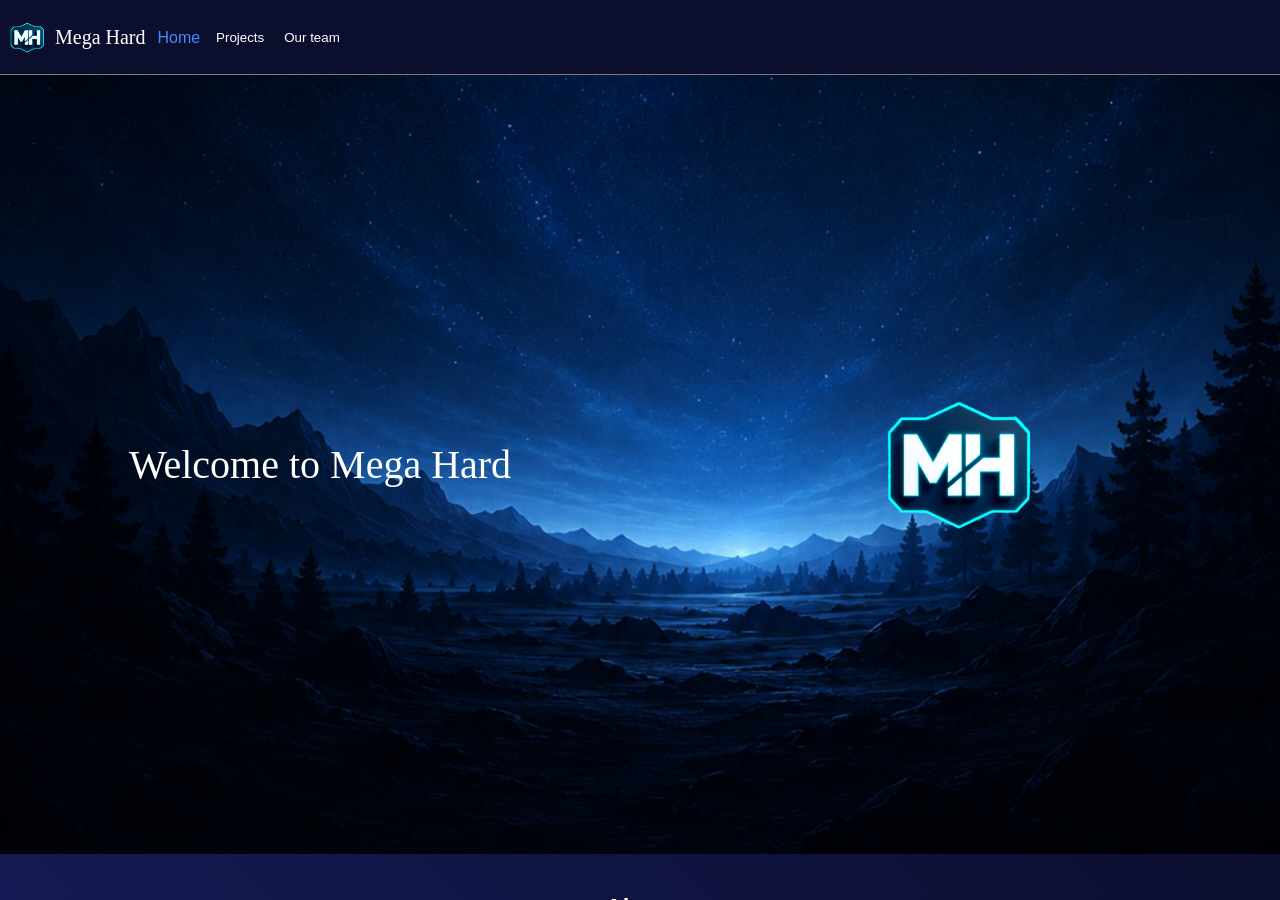
<file: index.html>
<!DOCTYPE html>
<html lang = "en">
    
    <!-- HEAD -->
    <head>
        
        <!-- Meta Data -->
        <meta chatset = "utf-8">
        <meta name = "viewport" content = "width = device-width, initial-scale = 1.0">
        
        <!-- Title -->
        <title>
            Mega Hard
        </title>
        
        <!-- CSS | Stylesheet -->
        <link rel = "stylesheet" href = "StyleSheets/Functions/config.css">
        <link rel = "stylesheet" href = "StyleSheets/Main/index.css">
        
        <!-- Script -->
        <script src = "Scripts/Main/index.js" defer></script>
        
        <!-- Google tag (gtag.js) -->
        <script async src="https://www.googletagmanager.com/gtag/js?id=G-VPERBMP5BG"></script>
        <script>
            window.dataLayer = window.dataLayer || [];
            function gtag(){dataLayer.push(arguments);}
            gtag('js', new Date());

            gtag('config', 'G-VPERBMP5BG');
        </script>
    </head>
    
    <!-- BODY -->
    <body>
        
        <!-- Panel -->
        <div id = "panel">
            
            <!-- Intro Area -->
            <div id = "intro">
                
                <!-- Logo-->
                <img src = "Assets/Icon-64.png" id = "logo">
                
                <!-- Text -->
                <div id = "name">Mega Hard</div>
            </div>
            
            <!-- Tabs -->
            <div id = "tabs"></div>
        </div>
        
        <!-- I-frame -->
        <iframe src = "home.html" id = "page"></iframe>
    </body>
</html>
</file>
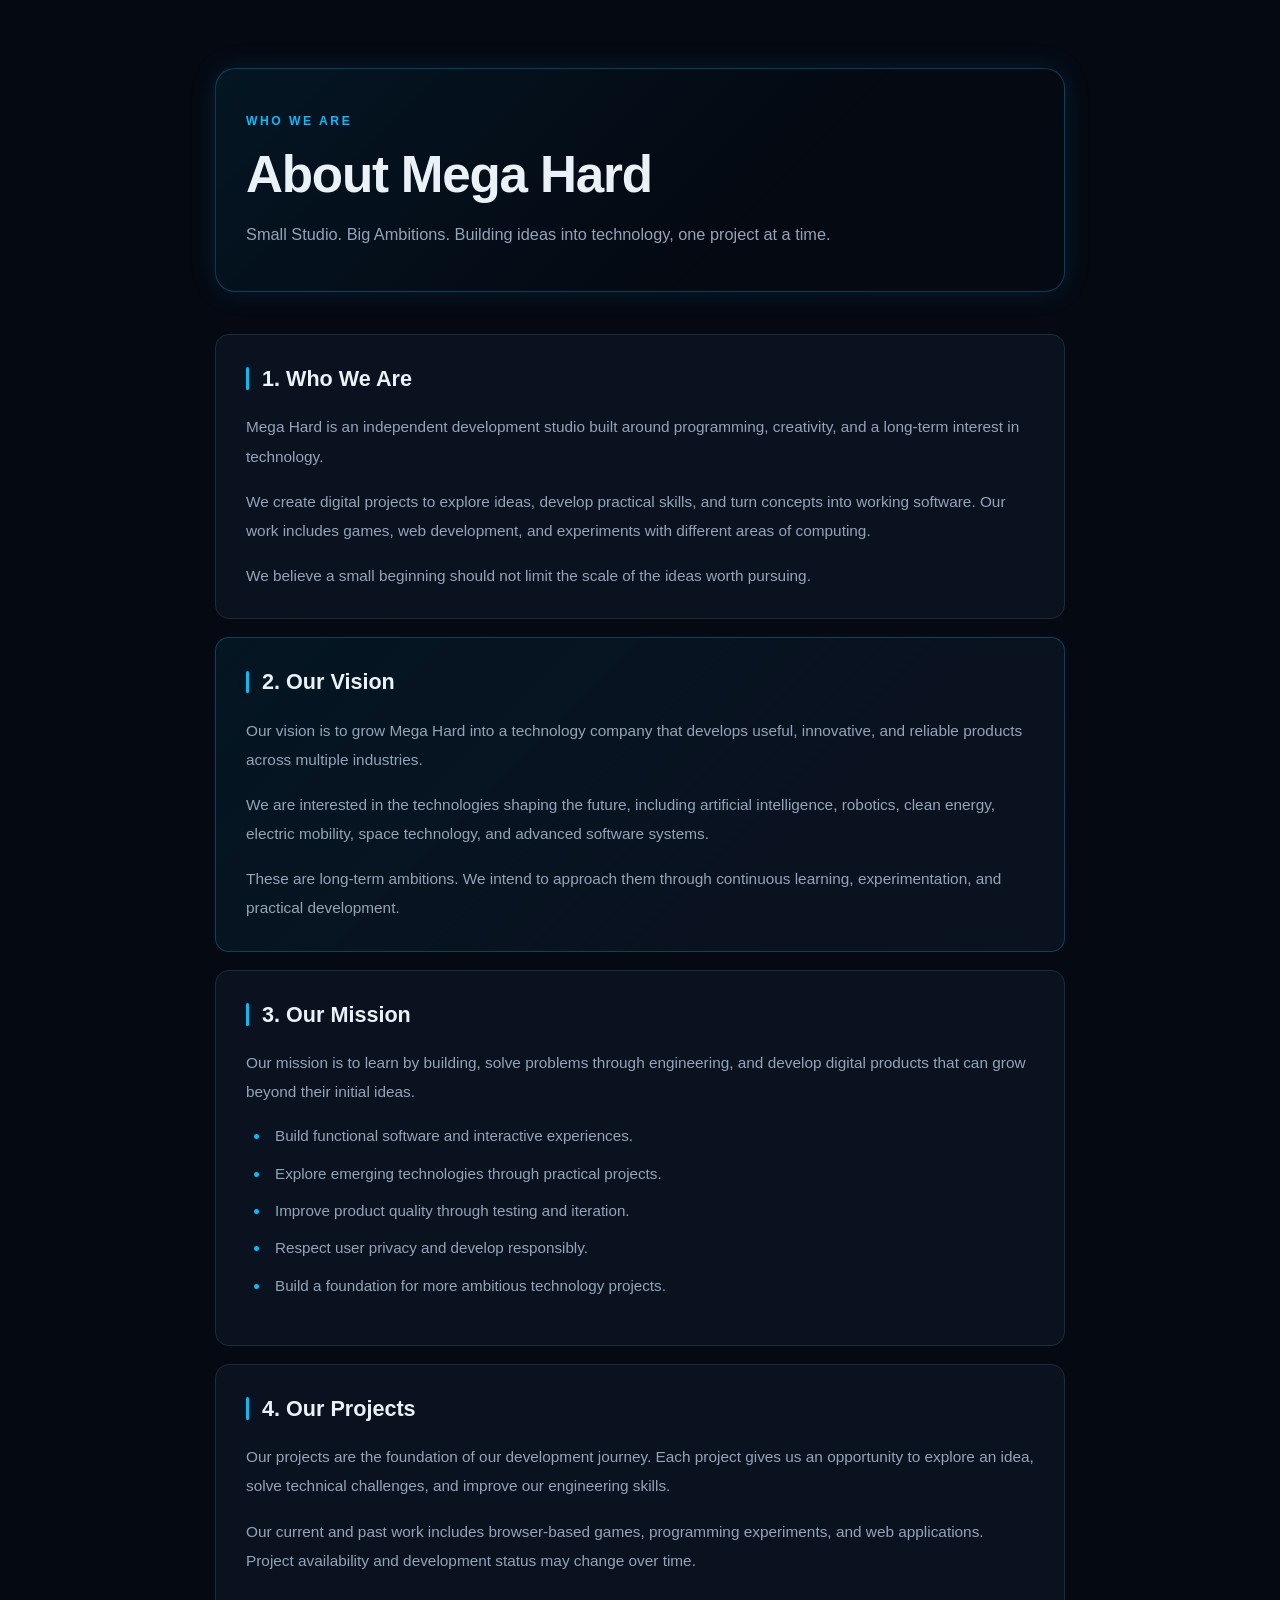
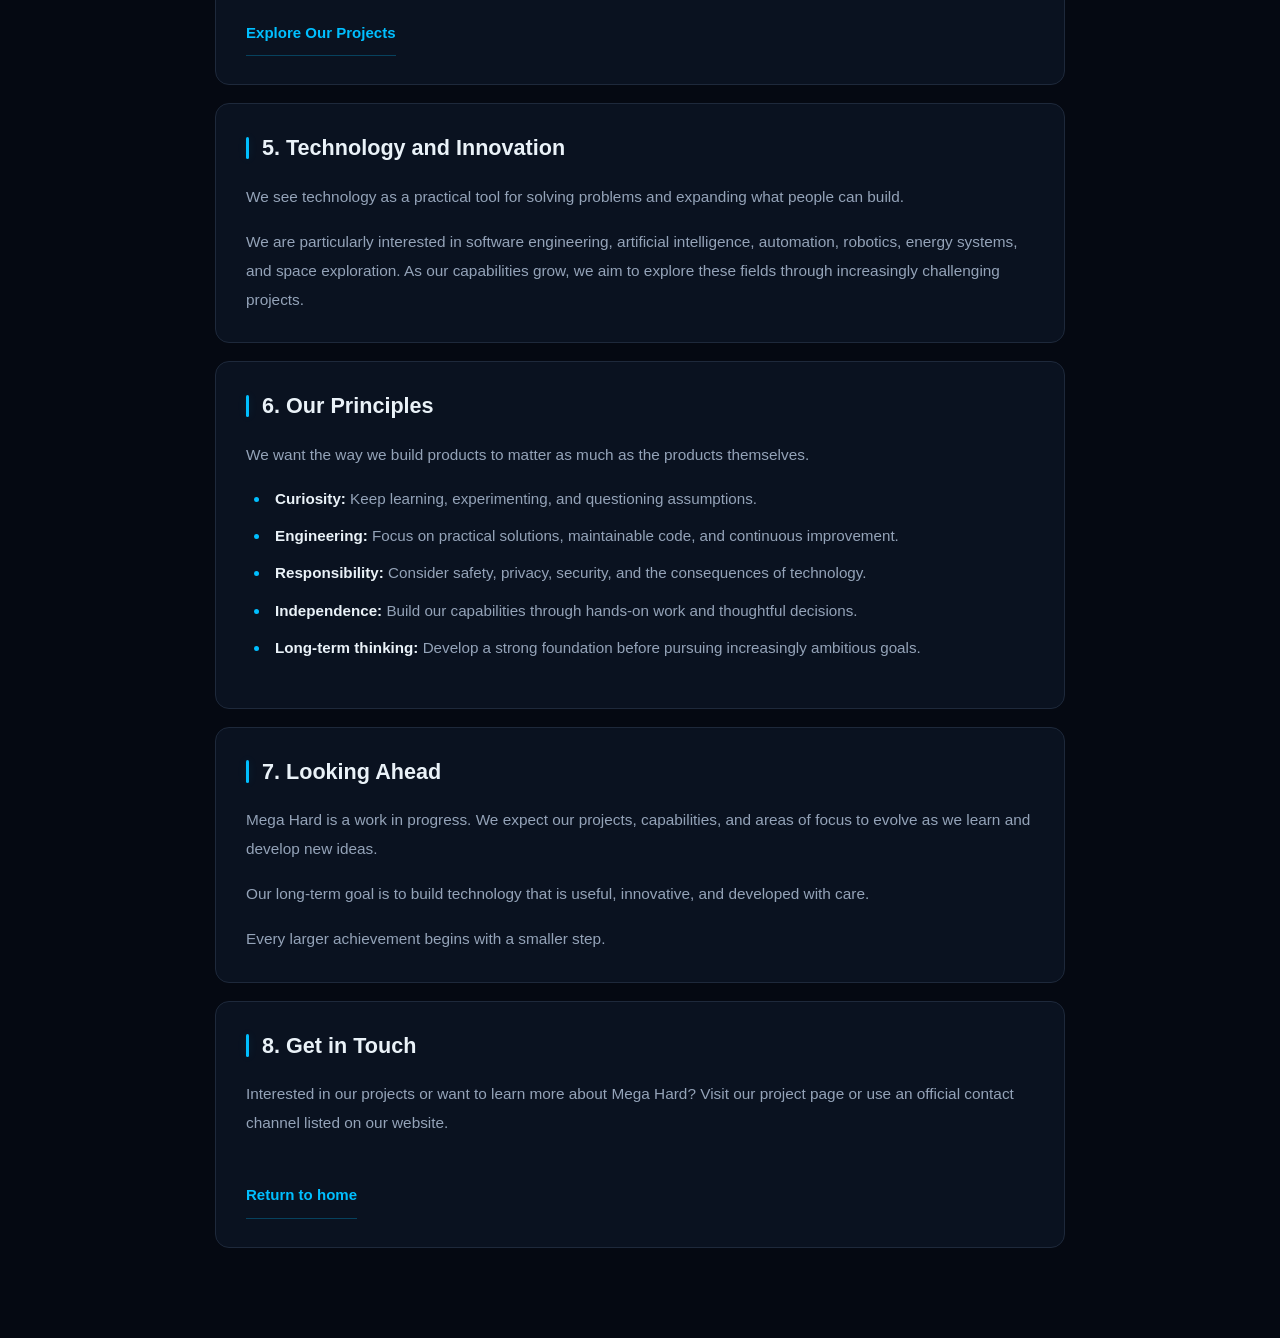
<file: about.html>
<!DOCTYPE html>
<html lang="en">

    <!-- HEAD -->
    <head>

        <!-- Meta Data -->
        <meta charset="UTF-8">
        <meta name="viewport" content="width=device-width, initial-scale=1.0">
        <meta name="description" content="Discover Mega Hard, an independent development studio building software, games, and technology projects with ambitious long-term goals.">

        <!-- Title -->
        <title>Mega Hard | About Us</title>

        <!-- Stylesheet -->
        <link rel="stylesheet" href="StyleSheets/Main/legal.css">
        
        <!-- Google tag (gtag.js) -->
        <script async src="https://www.googletagmanager.com/gtag/js?id=G-VPERBMP5BG"></script>
        <script>
            window.dataLayer = window.dataLayer || [];
            function gtag(){dataLayer.push(arguments);}
            gtag('js', new Date());

            gtag('config', 'G-VPERBMP5BG');
        </script>
    </head>

    <!-- BODY -->
    <body class="legal-page about-page">

        <!-- MAIN CONTENT -->
        <main class="legal-main">

            <!-- PAGE INTRODUCTION -->
            <section class="page-intro">

                <p class="page-label">WHO WE ARE</p>

                <h1>About Mega Hard</h1>

                <p class="page-description">
                    Small Studio. Big Ambitions.
                    Building ideas into technology, one project at a time.
                </p>

            </section>


            <!-- ABOUT CONTENT -->
            <article class="legal-content">

                <!-- SECTION 1 -->
                <section class="legal-section" id="introduction">

                    <h2>1. Who We Are</h2>

                    <p>
                        Mega Hard is an independent development
                        studio built around programming,
                        creativity, and a long-term interest
                        in technology.
                    </p>

                    <p>
                        We create digital projects to explore
                        ideas, develop practical skills, and
                        turn concepts into working software.
                        Our work includes games, web development,
                        and experiments with different areas
                        of computing.
                    </p>

                    <p>
                        We believe a small beginning should
                        not limit the scale of the ideas
                        worth pursuing.
                    </p>

                </section>


                <!-- SECTION 2 -->
                <section class="legal-section" id="our-vision">

                    <h2>2. Our Vision</h2>

                    <p>
                        Our vision is to grow Mega Hard into
                        a technology company that develops
                        useful, innovative, and reliable
                        products across multiple industries.
                    </p>

                    <p>
                        We are interested in the technologies
                        shaping the future, including artificial
                        intelligence, robotics, clean energy,
                        electric mobility, space technology,
                        and advanced software systems.
                    </p>

                    <p>
                        These are long-term ambitions.
                        We intend to approach them through
                        continuous learning, experimentation,
                        and practical development.
                    </p>

                </section>


                <!-- SECTION 3 -->
                <section class="legal-section" id="our-mission">

                    <h2>3. Our Mission</h2>

                    <p>
                        Our mission is to learn by building,
                        solve problems through engineering,
                        and develop digital products that
                        can grow beyond their initial ideas.
                    </p>

                    <ul>
                        <li>Build functional software and interactive experiences.</li>
                        <li>Explore emerging technologies through practical projects.</li>
                        <li>Improve product quality through testing and iteration.</li>
                        <li>Respect user privacy and develop responsibly.</li>
                        <li>Build a foundation for more ambitious technology projects.</li>
                    </ul>

                </section>


                <!-- SECTION 4 -->
                <section class="legal-section" id="our-projects">

                    <h2>4. Our Projects</h2>

                    <p>
                        Our projects are the foundation of
                        our development journey. Each project
                        gives us an opportunity to explore
                        an idea, solve technical challenges,
                        and improve our engineering skills.
                    </p>

                    <p>
                        Our current and past work includes
                        browser-based games, programming
                        experiments, and web applications.
                        Project availability and development
                        status may change over time.
                    </p>

                    <a href="projects.html" class="text-link">
                        Explore Our Projects
                    </a>

                </section>


                <!-- SECTION 5 -->
                <section class="legal-section" id="technology">

                    <h2>5. Technology and Innovation</h2>

                    <p>
                        We see technology as a practical
                        tool for solving problems and
                        expanding what people can build.
                    </p>

                    <p>
                        We are particularly interested in
                        software engineering, artificial
                        intelligence, automation, robotics,
                        energy systems, and space exploration.
                        As our capabilities grow, we aim
                        to explore these fields through
                        increasingly challenging projects.
                    </p>

                </section>


                <!-- SECTION 6 -->
                <section class="legal-section" id="our-principles">

                    <h2>6. Our Principles</h2>

                    <p>
                        We want the way we build products
                        to matter as much as the products
                        themselves.
                    </p>

                    <ul>
                        <li>
                            <strong>Curiosity:</strong>
                            Keep learning, experimenting,
                            and questioning assumptions.
                        </li>

                        <li>
                            <strong>Engineering:</strong>
                            Focus on practical solutions,
                            maintainable code, and continuous improvement.
                        </li>

                        <li>
                            <strong>Responsibility:</strong>
                            Consider safety, privacy, security,
                            and the consequences of technology.
                        </li>

                        <li>
                            <strong>Independence:</strong>
                            Build our capabilities through
                            hands-on work and thoughtful decisions.
                        </li>

                        <li>
                            <strong>Long-term thinking:</strong>
                            Develop a strong foundation before
                            pursuing increasingly ambitious goals.
                        </li>
                    </ul>

                </section>


                <!-- SECTION 7 -->
                <section class="legal-section" id="the-future">

                    <h2>7. Looking Ahead</h2>

                    <p>
                        Mega Hard is a work in progress.
                        We expect our projects, capabilities,
                        and areas of focus to evolve as we
                        learn and develop new ideas.
                    </p>

                    <p>
                        Our long-term goal is to build
                        technology that is useful, innovative,
                        and developed with care.
                    </p>

                    <p>
                        Every larger achievement begins
                        with a smaller step.
                    </p>

                </section>


                <!-- SECTION 8 -->
                <section class="legal-section" id="contact">

                    <h2>8. Get in Touch</h2>

                    <p>
                        Interested in our projects or want
                        to learn more about Mega Hard?
                        Visit our project page or use
                        an official contact channel listed
                        on our website.
                    </p>

                    <a href="index.html" class="text-link">
                        Return to home
                    </a>
                </section>
            </article>
        </main>
    </body>
</html>
</file>
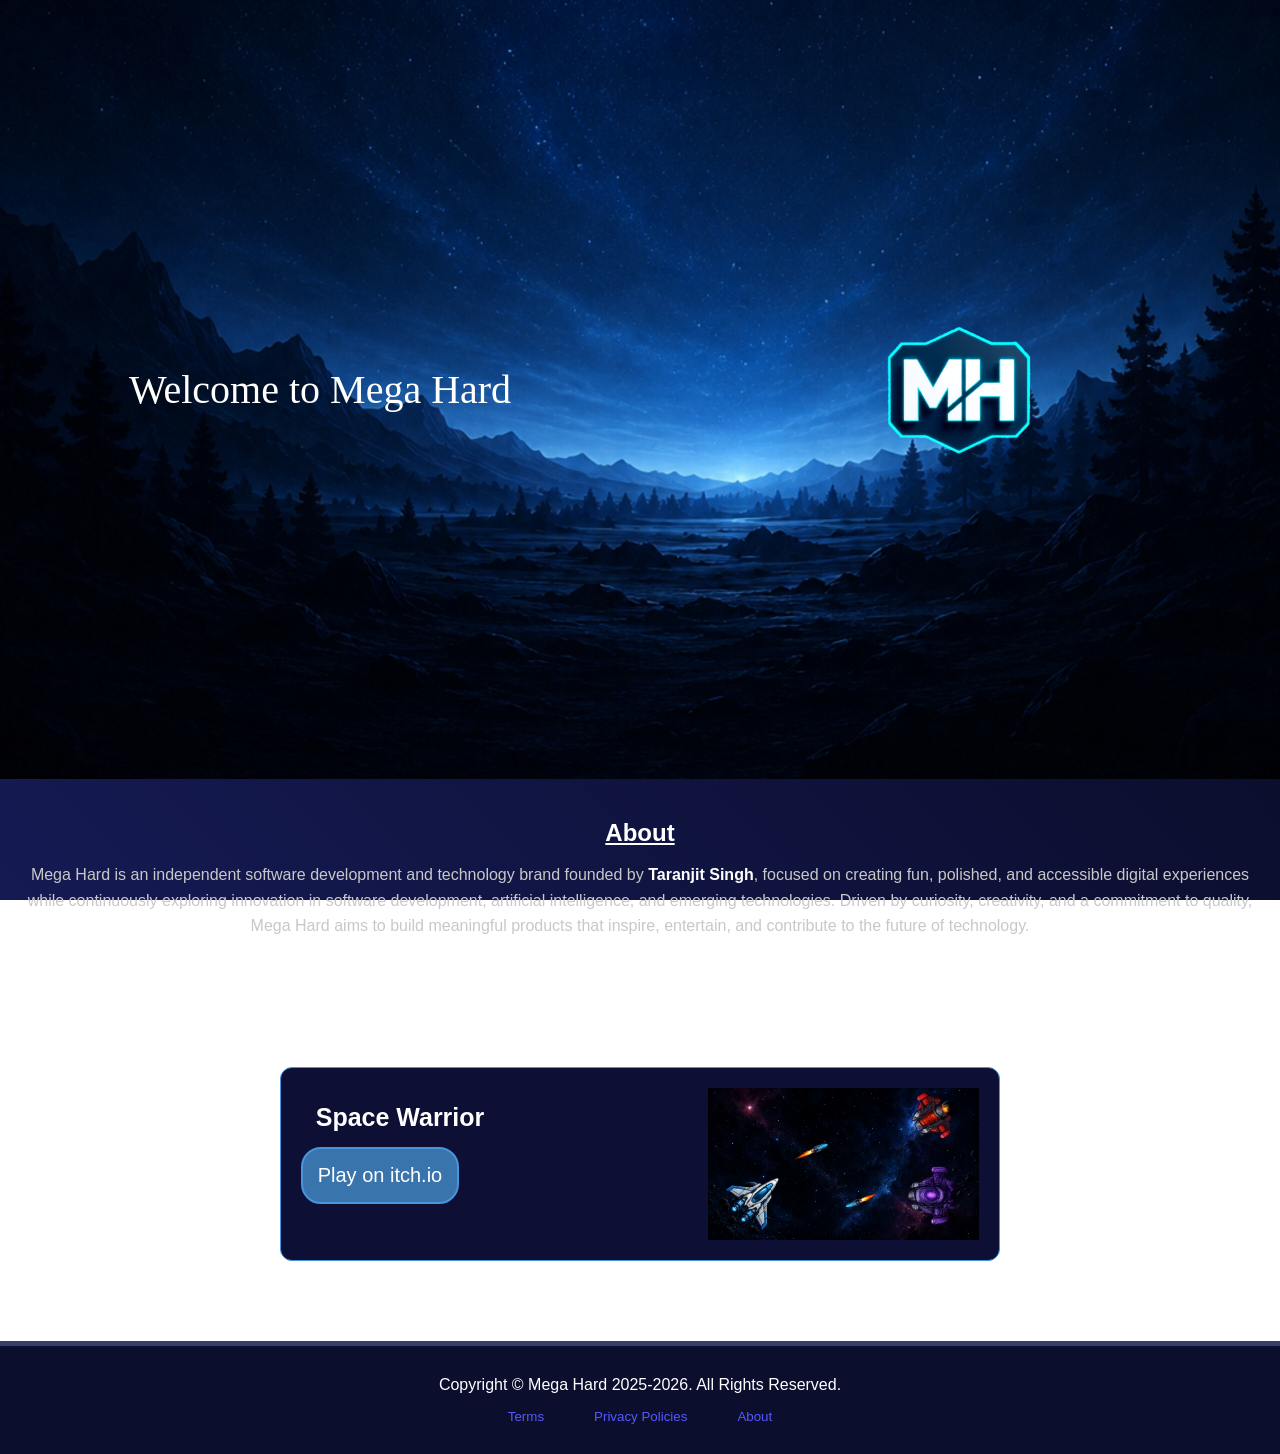
<file: home.html>
<!DOCTYPE html>
<html lang = "en">
    
     <!-- HEAD -->
    <head>
        
        <!-- Meta Data -->
        <meta charset = "UTF-8">
        <meta name = "viewport" content = "width = device-width, initial-scale = 1.0">

        <!-- Title -->
        <title>Mega Hard | Home</title>

        <!-- CSSs | StyleSheets -->
        <link rel = "stylesheet" href = "StyleSheets/Functions/config.css">
        <link rel = "stylesheet" href = "StyleSheets/Functions/main.css">
        <link rel = "stylesheet" href = "StyleSheets/Main/home.css">
        
        <!-- Script -->
        <script src = "Scripts/Functions/main.js" defer></script>
        <script src = "Scripts/Main/home.js" defer></script>
        
        <!-- Google tag (gtag.js) -->
        <script async src="https://www.googletagmanager.com/gtag/js?id=G-VPERBMP5BG"></script>
        <script>
            window.dataLayer = window.dataLayer || [];
            function gtag(){dataLayer.push(arguments);}
            gtag('js', new Date());

            gtag('config', 'G-VPERBMP5BG');
        </script>
    </head>
    
    <!-- HEAD -->
    <body>

        <!-- Intro Section -->
        <section id = "intro">
            
            <!-- Background -->
            <div id = "background">
                <img src = "Assets/intro-bg.jpg">
            </div>
            
            <!-- Foreground -->
            <div id = "foreground">
                
                <!-- Text -->
                <div id = "text">
                    Welcome to Mega Hard
                </div>
                
                <!-- Logo -->
                <div id = "logo">
                    
                    <!-- Image -->
                   <img src = "Assets/Icon-512.png" alt = "logo">
               </div>
            </div>
        </section>

        <!-- About -->
        <section id = "about">

            <!-- Heading -->
            <h2>About</h2>
            
            <div id = "description">
                Mega Hard is an independent software development and technology brand founded by <strong>Taranjit Singh</strong>,
                focused on creating fun, polished, and accessible digital experiences
                while continuously exploring innovation in software development, artificial intelligence, and emerging technologies. 
                Driven by curiosity, creativity, and a commitment to quality, Mega Hard aims to build meaningful products that inspire, entertain, and contribute to the future of technology.
            </div>
        </section>

        <!-- Games -->
        <section id = "featured-section">

            <h2>Best Creation</h2>
            
            <!-- Showcase -->
            <div id = "showcase"></div>
        </section>
    </body>
</html>
</file>
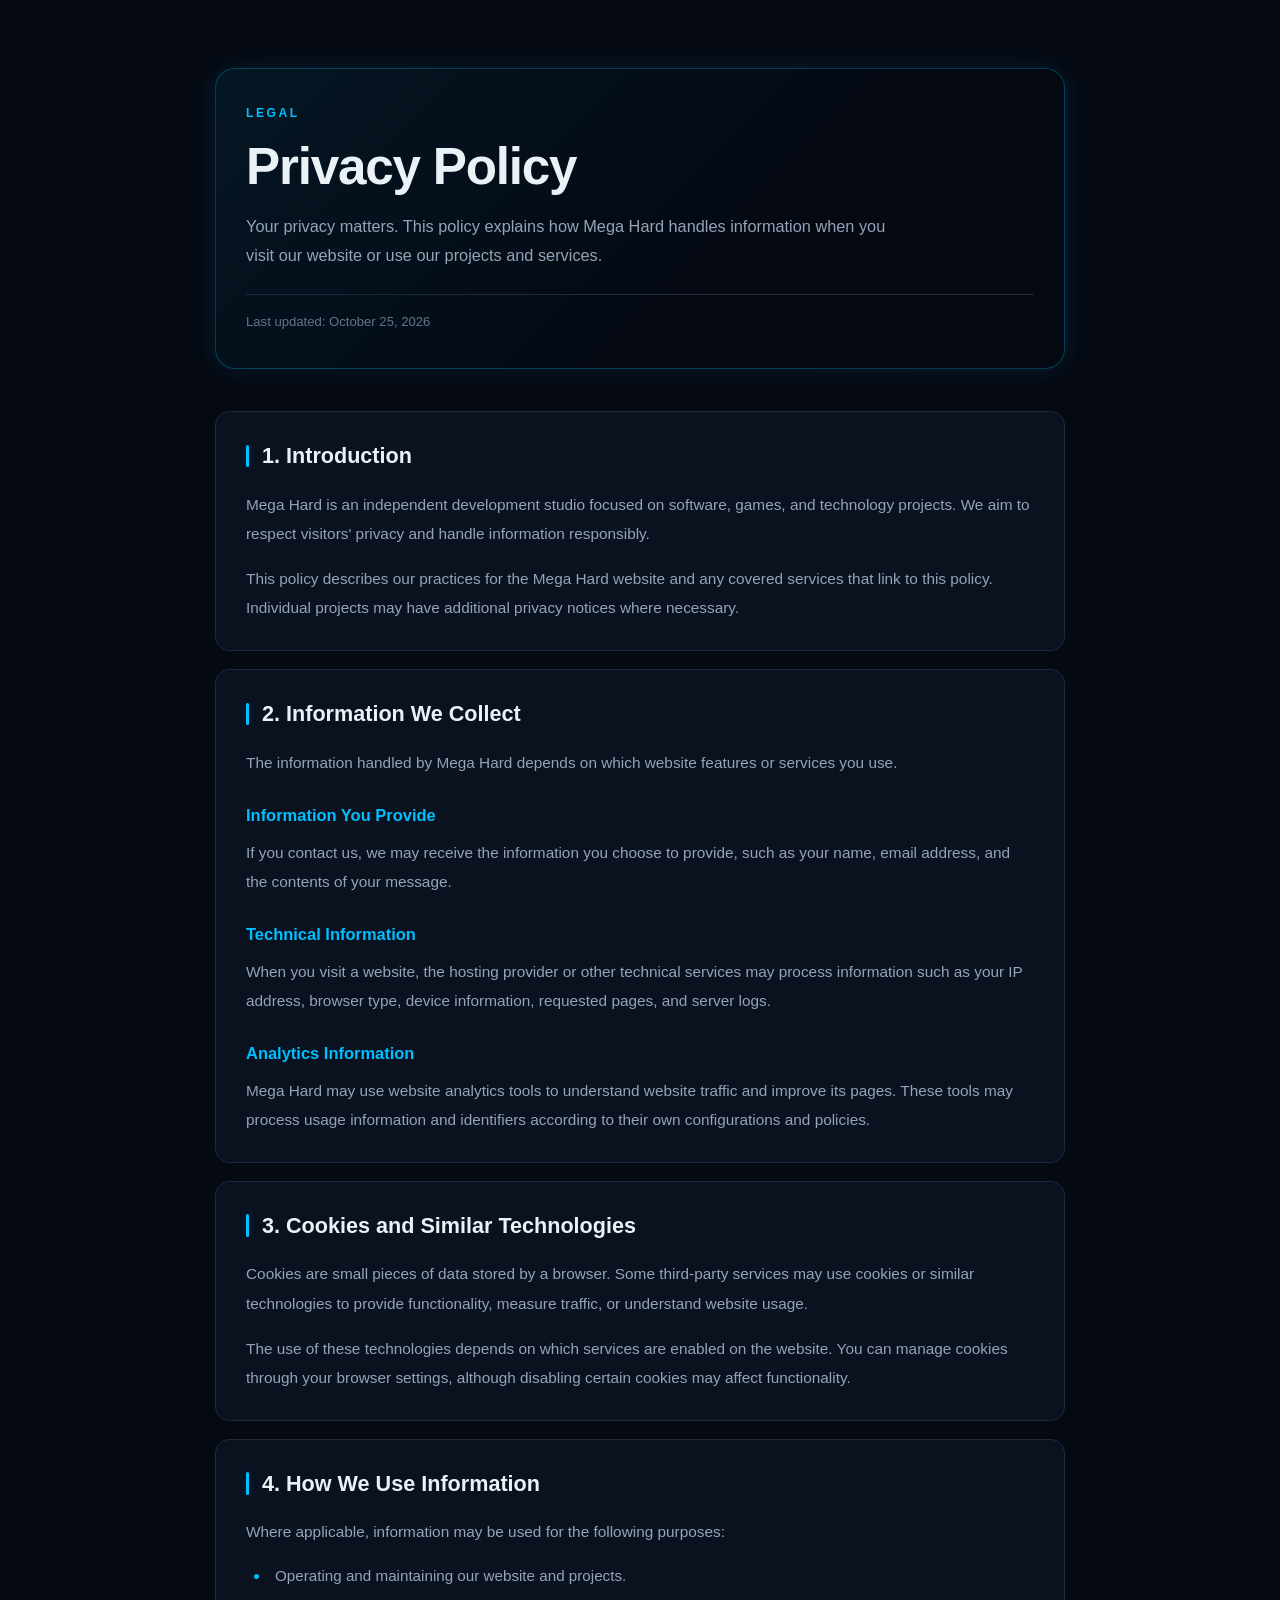
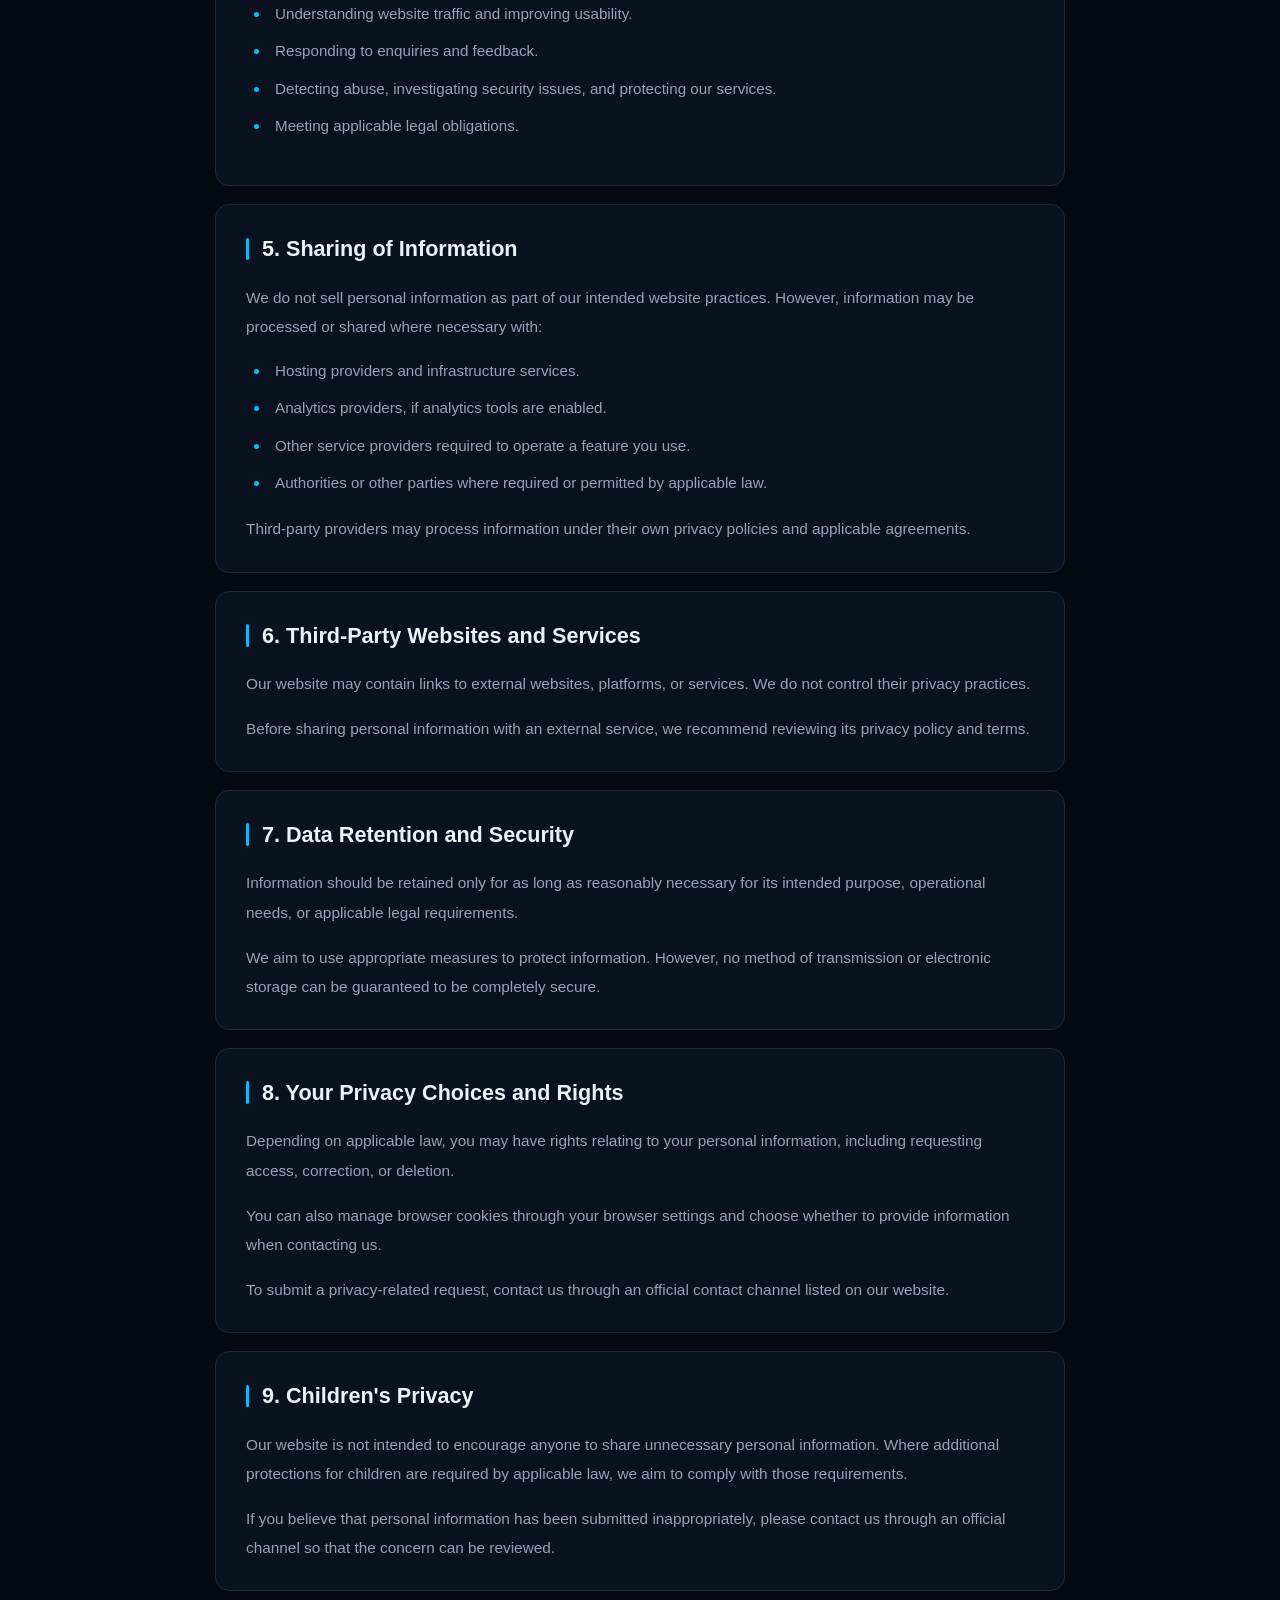
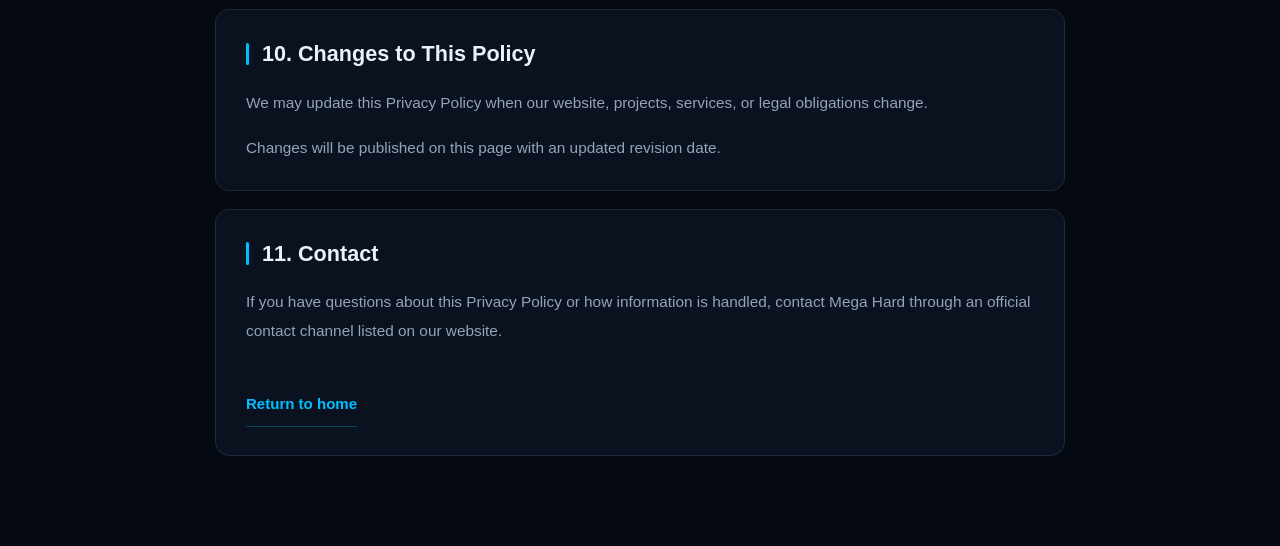
<file: privacy_policy.html>
<!DOCTYPE html>
<html lang="en">

    <!-- HEAD -->
    <head>

        <!-- Meta Data -->
        <meta charset="UTF-8">
        <meta name="viewport" content="width=device-width, initial-scale=1.0">
        <meta name="description" content="Learn how Mega Hard handles information, website analytics, and privacy when you visit our website or use our projects.">

        <!-- Title -->
        <title>Mega Hard | Privacy Policy</title>

        <!-- Stylesheet -->
        <link rel="stylesheet" href="StyleSheets/Main/legal.css">
        
        <!-- Google tag (gtag.js) -->
        <script async src="https://www.googletagmanager.com/gtag/js?id=G-VPERBMP5BG"></script>
        <script>
            window.dataLayer = window.dataLayer || [];
            function gtag(){dataLayer.push(arguments);}
            gtag('js', new Date());

            gtag('config', 'G-VPERBMP5BG');
        </script>
    </head>


    <!-- BODY -->
    <body class="legal-page privacy-page">

        <!-- MAIN CONTENT -->
        <main class="legal-main">

            <!-- PAGE INTRODUCTION -->
            <section class="page-intro">

                <p class="page-label">LEGAL</p>

                <h1>Privacy Policy</h1>

                <p class="page-description">
                    Your privacy matters. This policy explains how
                    Mega Hard handles information when you visit
                    our website or use our projects and services.
                </p>

                <p class="last-updated">
                    Last updated: October 25, 2026
                </p>

            </section>


            <!-- PRIVACY POLICY CONTENT -->
            <article class="legal-content">

                <!-- SECTION 1 -->
                <section class="legal-section" id="introduction">

                    <h2>1. Introduction</h2>

                    <p>
                        Mega Hard is an independent development
                        studio focused on software, games, and
                        technology projects. We aim to respect
                        visitors' privacy and handle information
                        responsibly.
                    </p>

                    <p>
                        This policy describes our practices for
                        the Mega Hard website and any covered
                        services that link to this policy.
                        Individual projects may have additional
                        privacy notices where necessary.
                    </p>

                </section>


                <!-- SECTION 2 -->
                <section class="legal-section" id="information-collected">

                    <h2>2. Information We Collect</h2>

                    <p>
                        The information handled by Mega Hard
                        depends on which website features or
                        services you use.
                    </p>

                    <h3>Information You Provide</h3>

                    <p>
                        If you contact us, we may receive the
                        information you choose to provide, such
                        as your name, email address, and the
                        contents of your message.
                    </p>

                    <h3>Technical Information</h3>

                    <p>
                        When you visit a website, the hosting
                        provider or other technical services may
                        process information such as your IP
                        address, browser type, device information,
                        requested pages, and server logs.
                    </p>

                    <h3>Analytics Information</h3>

                    <p>
                        Mega Hard may use website analytics tools
                        to understand website traffic and improve
                        its pages. These tools may process usage
                        information and identifiers according to
                        their own configurations and policies.
                    </p>

                </section>


                <!-- SECTION 3 -->
                <section class="legal-section" id="cookies">

                    <h2>3. Cookies and Similar Technologies</h2>

                    <p>
                        Cookies are small pieces of data stored
                        by a browser. Some third-party services
                        may use cookies or similar technologies
                        to provide functionality, measure traffic,
                        or understand website usage.
                    </p>

                    <p>
                        The use of these technologies depends on
                        which services are enabled on the website.
                        You can manage cookies through your
                        browser settings, although disabling
                        certain cookies may affect functionality.
                    </p>

                </section>


                <!-- SECTION 4 -->
                <section class="legal-section" id="use-of-information">

                    <h2>4. How We Use Information</h2>

                    <p>
                        Where applicable, information may be
                        used for the following purposes:
                    </p>

                    <ul>
                        <li>Operating and maintaining our website and projects.</li>
                        <li>Understanding website traffic and improving usability.</li>
                        <li>Responding to enquiries and feedback.</li>
                        <li>Detecting abuse, investigating security issues, and protecting our services.</li>
                        <li>Meeting applicable legal obligations.</li>
                    </ul>

                </section>


                <!-- SECTION 5 -->
                <section class="legal-section" id="sharing">

                    <h2>5. Sharing of Information</h2>

                    <p>
                        We do not sell personal information as
                        part of our intended website practices.
                        However, information may be processed
                        or shared where necessary with:
                    </p>

                    <ul>
                        <li>Hosting providers and infrastructure services.</li>
                        <li>Analytics providers, if analytics tools are enabled.</li>
                        <li>Other service providers required to operate a feature you use.</li>
                        <li>Authorities or other parties where required or permitted by applicable law.</li>
                    </ul>

                    <p>
                        Third-party providers may process
                        information under their own privacy
                        policies and applicable agreements.
                    </p>

                </section>


                <!-- SECTION 6 -->
                <section class="legal-section" id="third-party-links">

                    <h2>6. Third-Party Websites and Services</h2>

                    <p>
                        Our website may contain links to external
                        websites, platforms, or services. We do
                        not control their privacy practices.
                    </p>

                    <p>
                        Before sharing personal information with
                        an external service, we recommend reviewing
                        its privacy policy and terms.
                    </p>

                </section>


                <!-- SECTION 7 -->
                <section class="legal-section" id="data-retention">

                    <h2>7. Data Retention and Security</h2>

                    <p>
                        Information should be retained only for
                        as long as reasonably necessary for its
                        intended purpose, operational needs, or
                        applicable legal requirements.
                    </p>

                    <p>
                        We aim to use appropriate measures to
                        protect information. However, no method
                        of transmission or electronic storage
                        can be guaranteed to be completely
                        secure.
                    </p>

                </section>


                <!-- SECTION 8 -->
                <section class="legal-section" id="your-choices">

                    <h2>8. Your Privacy Choices and Rights</h2>

                    <p>
                        Depending on applicable law, you may
                        have rights relating to your personal
                        information, including requesting access,
                        correction, or deletion.
                    </p>

                    <p>
                        You can also manage browser cookies
                        through your browser settings and
                        choose whether to provide information
                        when contacting us.
                    </p>

                    <p>
                        To submit a privacy-related request,
                        contact us through an official contact
                        channel listed on our website.
                    </p>

                </section>


                <!-- SECTION 9 -->
                <section class="legal-section" id="children">

                    <h2>9. Children's Privacy</h2>

                    <p>
                        Our website is not intended to encourage
                        anyone to share unnecessary personal
                        information. Where additional protections
                        for children are required by applicable
                        law, we aim to comply with those
                        requirements.
                    </p>

                    <p>
                        If you believe that personal information
                        has been submitted inappropriately,
                        please contact us through an official
                        channel so that the concern can be
                        reviewed.
                    </p>

                </section>


                <!-- SECTION 10 -->
                <section class="legal-section" id="policy-changes">

                    <h2>10. Changes to This Policy</h2>

                    <p>
                        We may update this Privacy Policy when
                        our website, projects, services, or
                        legal obligations change.
                    </p>

                    <p>
                        Changes will be published on this page
                        with an updated revision date.
                    </p>

                </section>


                <!-- SECTION 11 -->
                <section class="legal-section" id="contact">

                    <h2>11. Contact</h2>

                    <p>
                        If you have questions about this Privacy
                        Policy or how information is handled,
                        contact Mega Hard through an official
                        contact channel listed on our website.
                    </p>

                    <a href="index.html" class="text-link">
                        Return to home
                    </a>
                </section>
            </article>
        </main>
    </body>
</html>
</file>
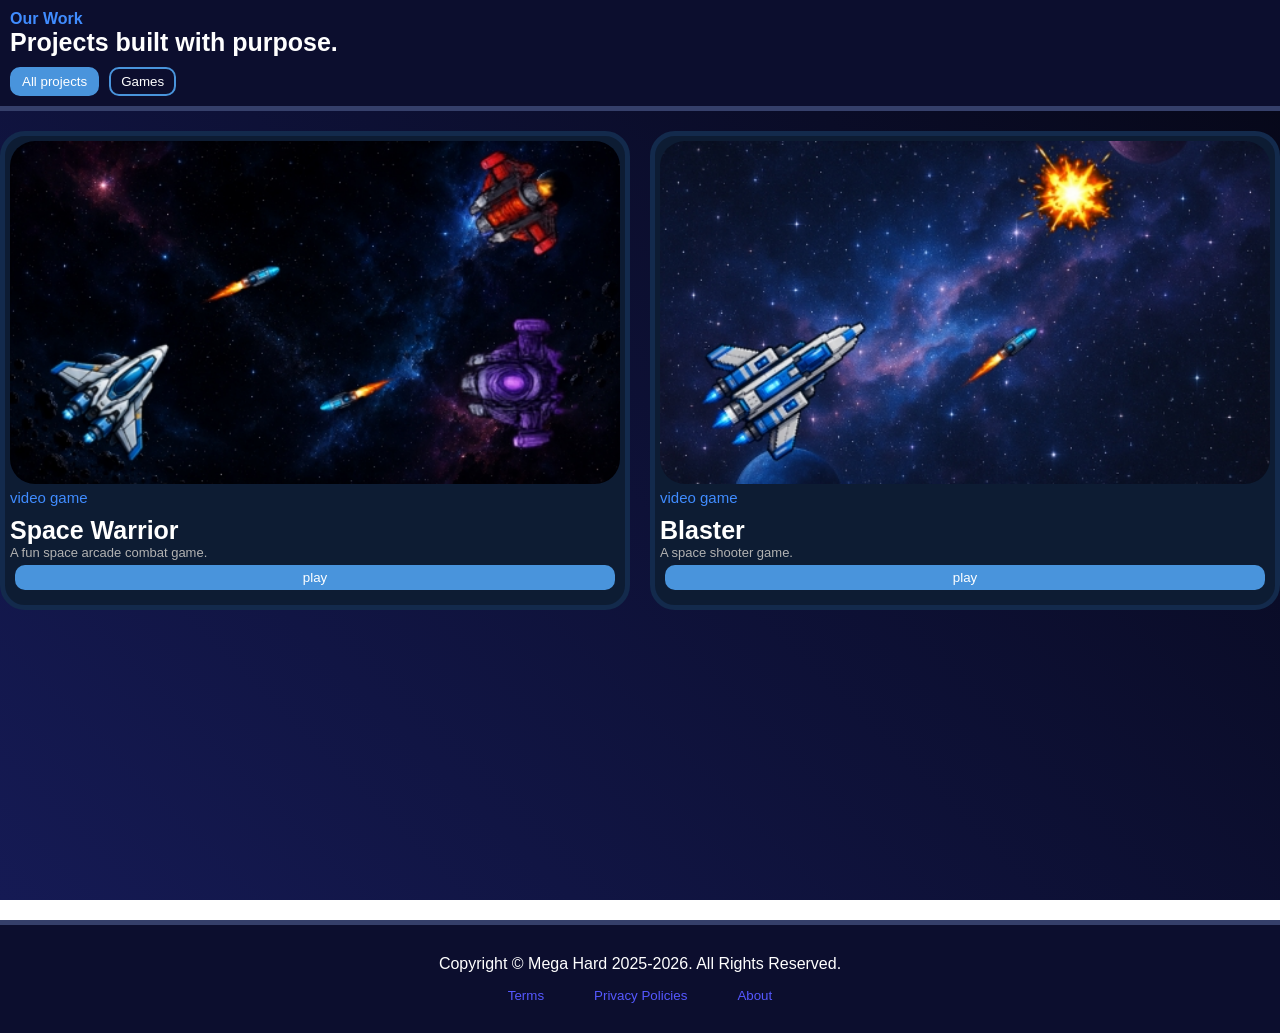
<file: projects.html>
<!DOCTYPE html>
<html lang = "en">
    
    <!-- HEAD -->
    <head>
        
        <!-- Meta Data -->
        <meta chatset = "utf-8">
        <meta name = "viewport" content = "width = device-width, initial-scale = 1.0">
        
        <!-- Title -->
        <title>
            Mega Hard | Projects
        </title>
        
        <!-- CSS | Stylesheet -->
        <link rel = "stylesheet" href = "StyleSheets/Functions/config.css">
        <link rel = "stylesheet" href = "StyleSheets/Functions/main.css">
        <link rel = "stylesheet" href = "StyleSheets/Main/projects.css">
        
        <!-- Scripts -->
        <script src = "Scripts/Functions/main.js" defer></script>
        <script src = "Scripts/Main/projects.js" defer></script>
        
        <!-- Google tag (gtag.js) -->
        <script async src="https://www.googletagmanager.com/gtag/js?id=G-VPERBMP5BG"></script>
        <script>
            window.dataLayer = window.dataLayer || [];
            function gtag(){dataLayer.push(arguments);}
            gtag('js', new Date());

            gtag('config', 'G-VPERBMP5BG');
        </script>
    </head>
    
    <!-- BODY -->
    <body>
        
        <!-- Container -->
        <section id = "container">
            
            <!-- Top Bar -->
            <div id = "top-bar">
                
                <!-- headings -->
                <h2>Our Work</h2>
                <h3>Projects built with purpose.</h3>
                
                <!-- Filter Buttons -->
                <div id = "filter-btns"></div>
            </div>
            
            <!-- Showcase -->
            <main id = "showcase"></main>
        </section>
    </body>
</html>
</file>
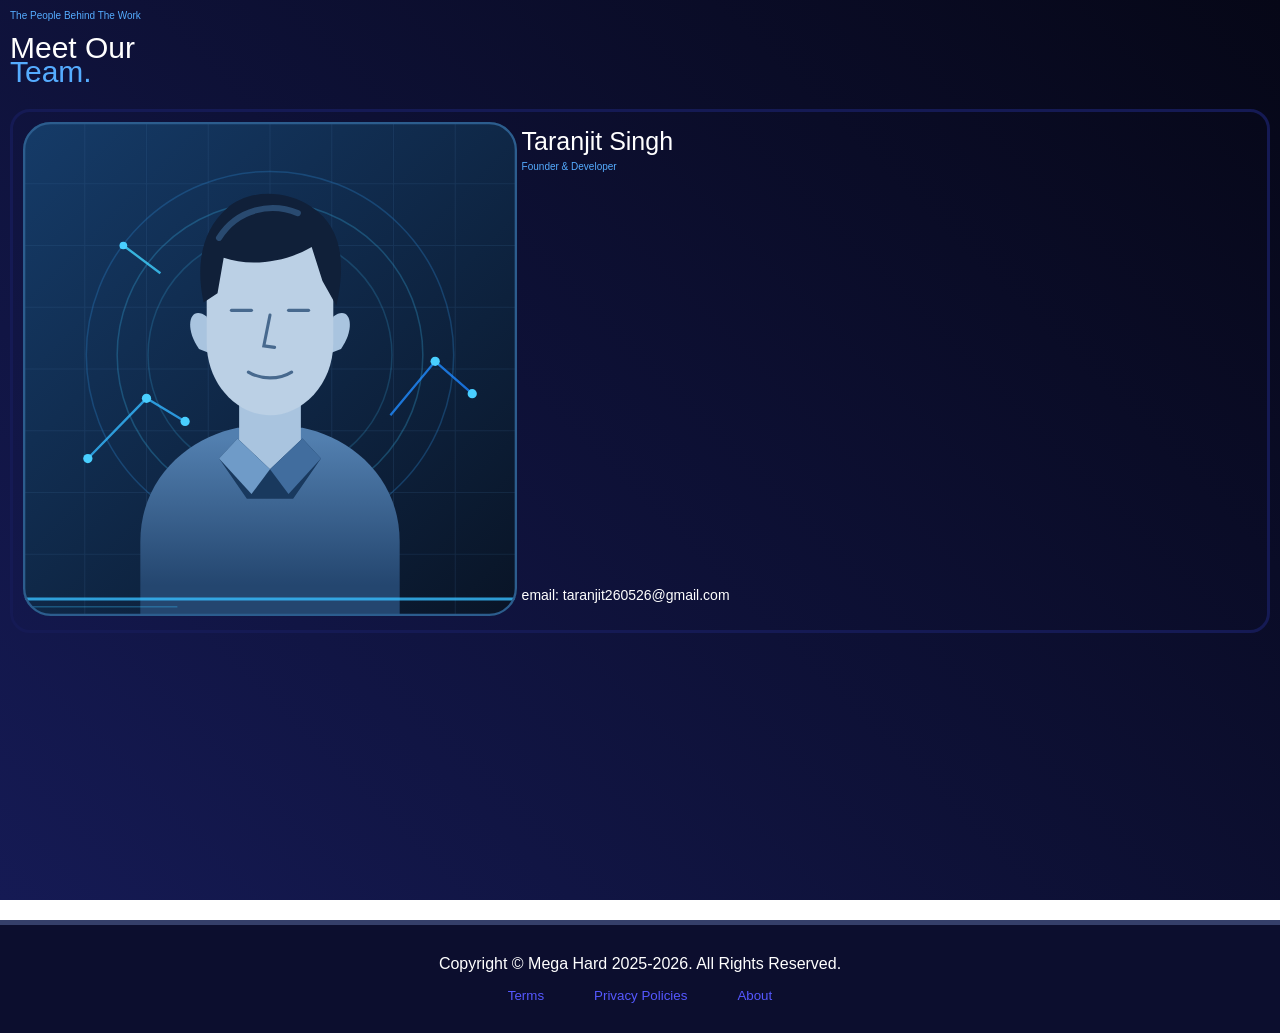
<file: team.html>
<!DOCTYPE html>
<html lang = "en">
    
    <!-- HEAD -->
    <head>
        
        <!-- Meta Data -->
        <meta chatset = "utf-8">
        <meta name = "viewport" content = "width = device-width, initial-scale = 1.0">
        
        <!-- Title -->
        <title>
            Mega Hard | Projects
        </title>
        
        <!-- CSS | Stylesheet -->
        <link rel = "stylesheet" href = "StyleSheets/Functions/config.css">
        <link rel = "stylesheet" href = "StyleSheets/Functions/main.css">
        <link rel = "stylesheet" href = "StyleSheets/Main/team.css">
        
        <!-- Scripts -->
        <script src = "Scripts/Functions/main.js" defer></script>
        <script src = "Scripts/Main/team.js" defer></script>
        
        <!-- Google tag (gtag.js) -->
        <script async src="https://www.googletagmanager.com/gtag/js?id=G-VPERBMP5BG"></script>
        <script>
            window.dataLayer = window.dataLayer || [];
            function gtag(){dataLayer.push(arguments);}
            gtag('js', new Date());

            gtag('config', 'G-VPERBMP5BG');
        </script>
    </head>
    
    <!-- BODY -->
    <body>
       
       <!-- Container -->
       <section id = "container">
           
           <!-- Hero Section -->
           <div id = "hero">
               
               <!-- Line One -->
               <div id = "line-1">
                   The People Behind The Work
               </div>
               
               <!-- Line 2 -->
               <div id = "line-2">
                   Meet Our
               </div>
               
               <!-- Line 3 -->
               <div id = "line-3">
                   Team.
               </div>
           </div>
           
           <!-- Profiles -->
           <main id = "profiles"></main>
       </section>
    </body>
</html>
</file>
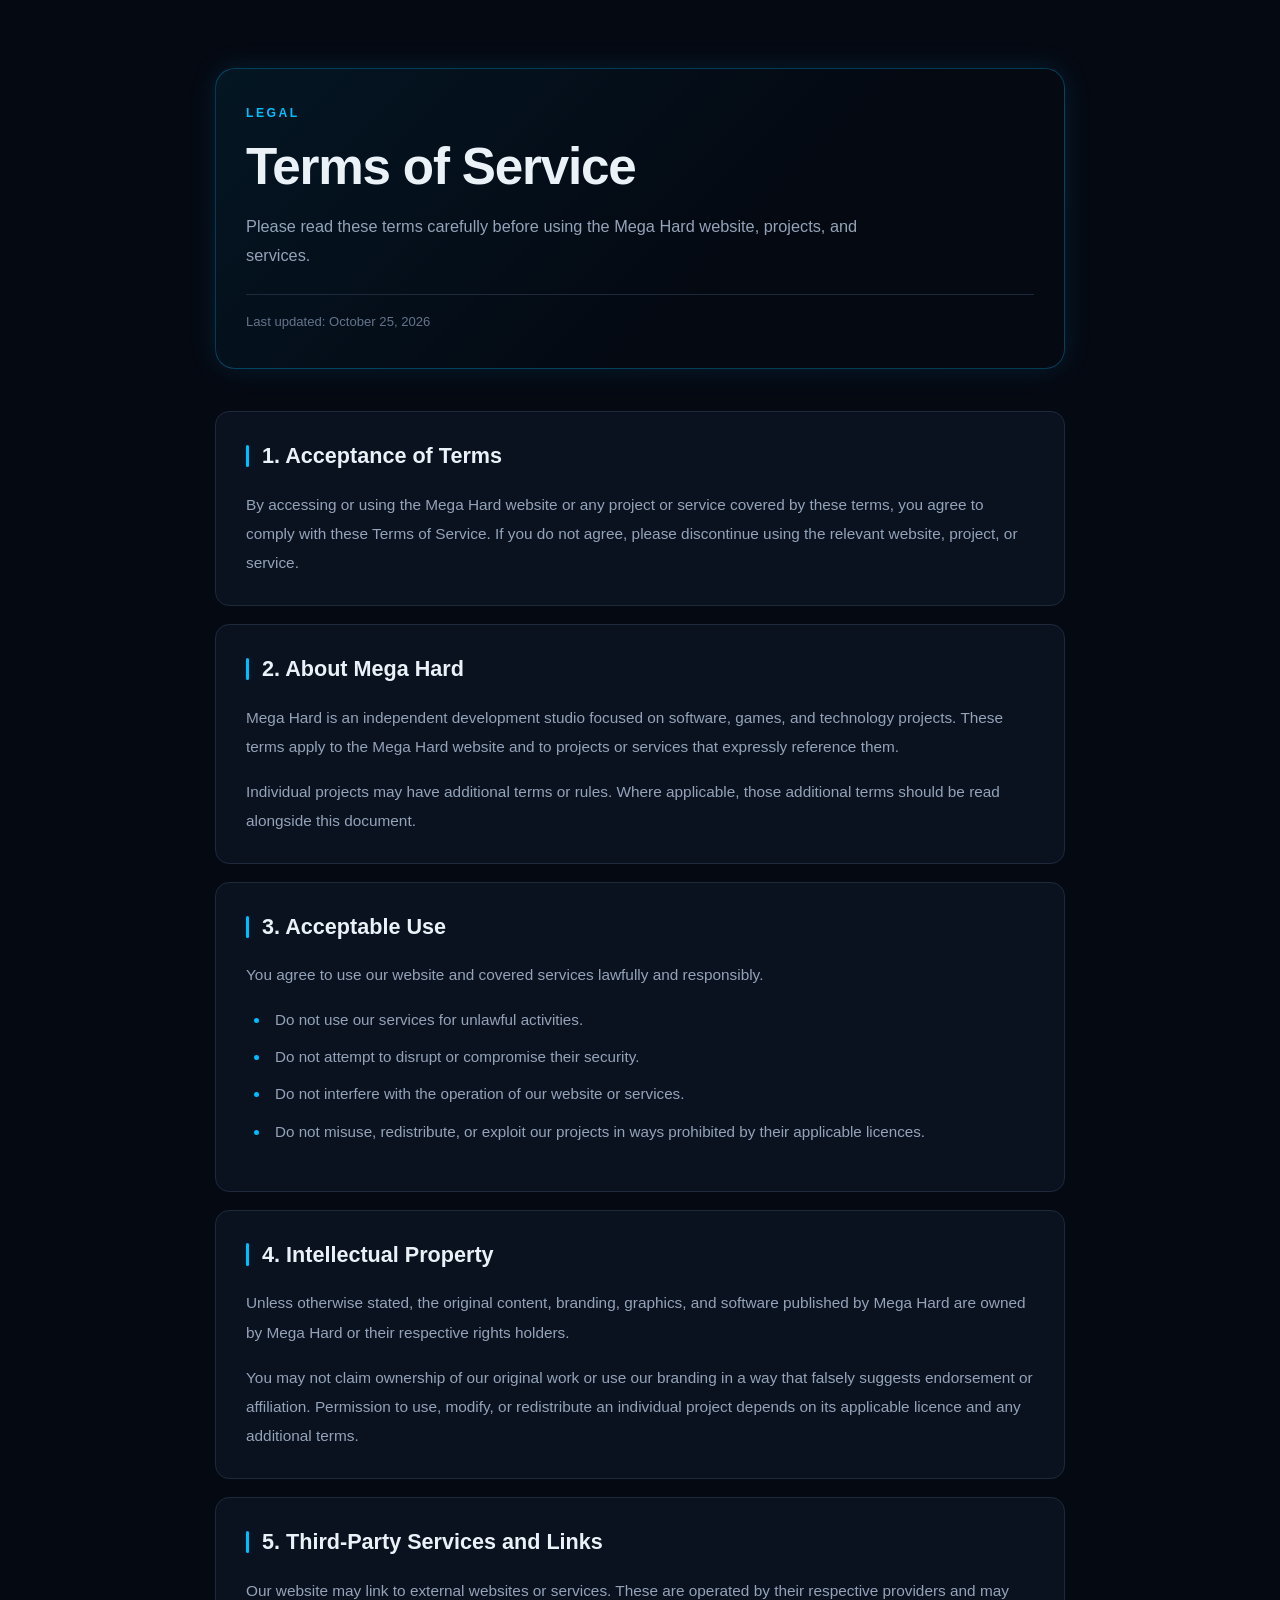
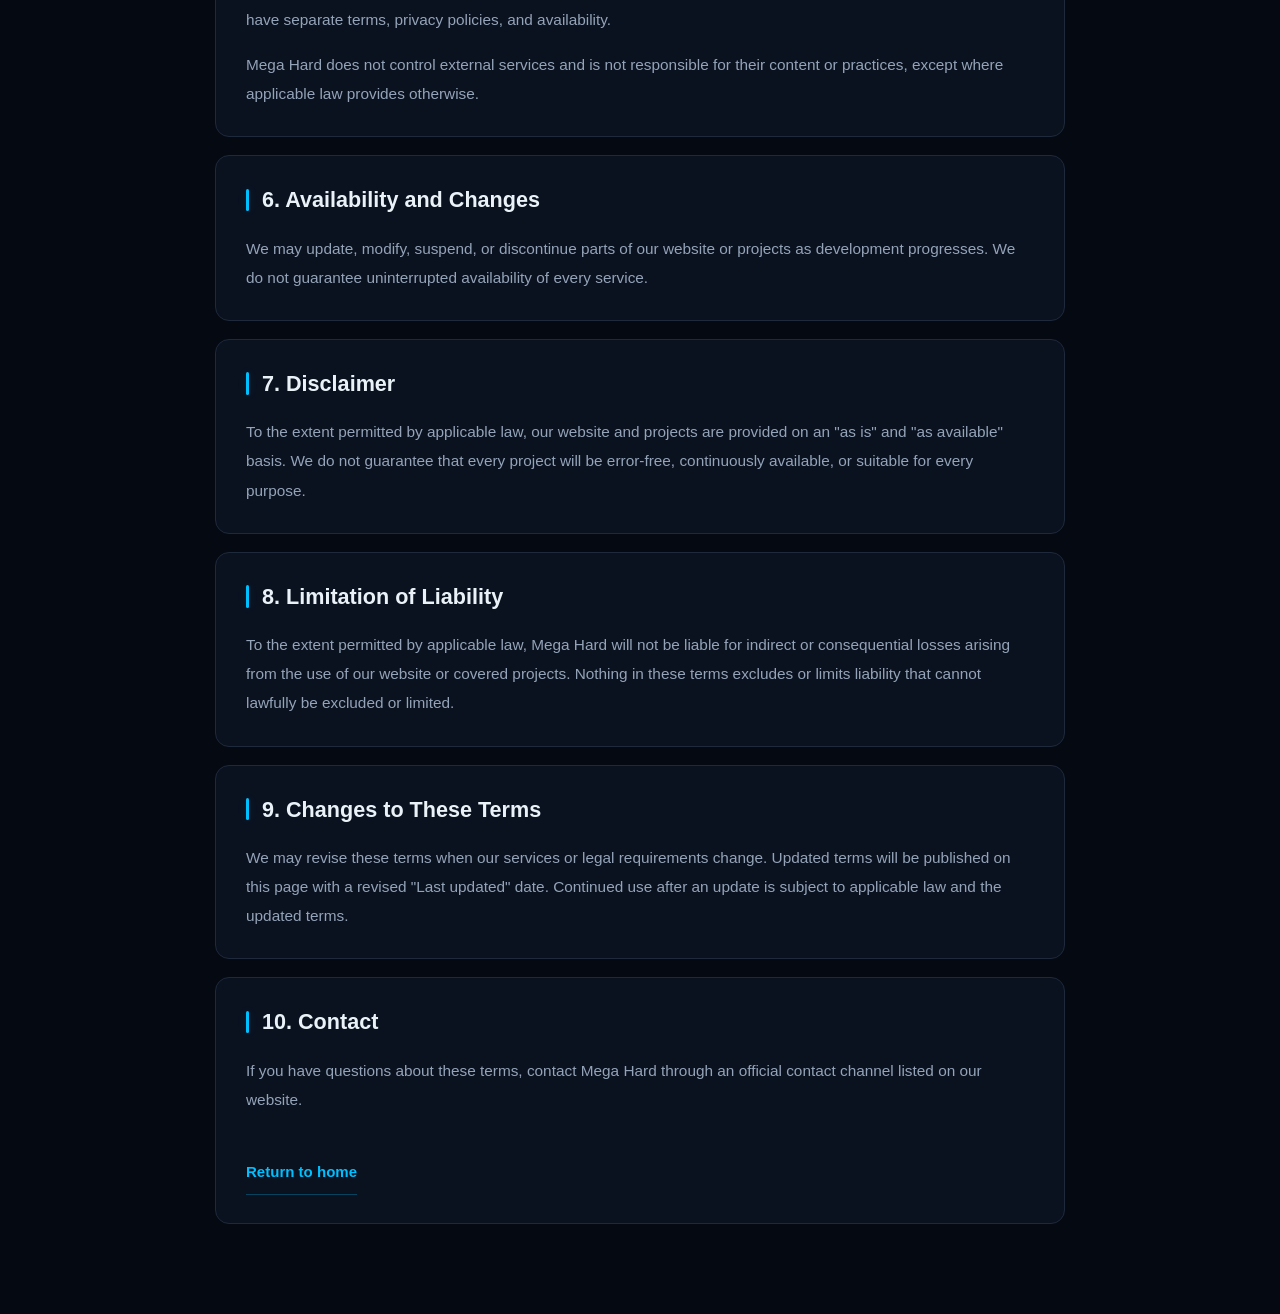
<file: terms.html>
<!DOCTYPE html>
<html lang="en">

    <!-- HEAD -->
    <head>

        <!-- Meta Data -->
        <meta charset="UTF-8">
        <meta name="viewport" content="width=device-width, initial-scale=1.0">
        <meta name="description" content="Read the Terms of Service for Mega Hard, including the rules governing access to our website, projects, and services.">

        <!-- Title -->
        <title>Mega Hard | Terms of Service</title>

        <!-- Stylesheet -->
        <link rel="stylesheet" href="StyleSheets/Main/legal.css">
        
        <!-- Google tag (gtag.js) -->
        <script async src="https://www.googletagmanager.com/gtag/js?id=G-VPERBMP5BG"></script>
        <script>
            window.dataLayer = window.dataLayer || [];
            function gtag(){dataLayer.push(arguments);}
            gtag('js', new Date());

            gtag('config', 'G-VPERBMP5BG');
        </script>
    </head>
    
    <!-- BODY -->
    <body class="legal-page terms-page">

        <!-- MAIN CONTENT -->
        <main class="legal-main">

            <!-- PAGE INTRODUCTION -->
            <section class="page-intro">

                <p class="page-label">LEGAL</p>

                <h1>Terms of Service</h1>

                <p class="page-description">
                    Please read these terms carefully before using
                    the Mega Hard website, projects, and services.
                </p>

                <p class="last-updated">
                    Last updated: October 25, 2026
                </p>

            </section>


            <!-- TERMS CONTENT -->
            <article class="legal-content">

                <!-- SECTION 1 -->
                <section class="legal-section" id="acceptance">

                    <h2>1. Acceptance of Terms</h2>

                    <p>
                        By accessing or using the Mega Hard website
                        or any project or service covered by these
                        terms, you agree to comply with these Terms
                        of Service. If you do not agree, please
                        discontinue using the relevant website,
                        project, or service.
                    </p>

                </section>


                <!-- SECTION 2 -->
                <section class="legal-section" id="about-mega-hard">

                    <h2>2. About Mega Hard</h2>

                    <p>
                        Mega Hard is an independent development
                        studio focused on software, games, and
                        technology projects. These terms apply to
                        the Mega Hard website and to projects or
                        services that expressly reference them.
                    </p>

                    <p>
                        Individual projects may have additional
                        terms or rules. Where applicable, those
                        additional terms should be read alongside
                        this document.
                    </p>

                </section>


                <!-- SECTION 3 -->
                <section class="legal-section" id="acceptable-use">

                    <h2>3. Acceptable Use</h2>

                    <p>
                        You agree to use our website and covered
                        services lawfully and responsibly.
                    </p>

                    <ul>
                        <li>Do not use our services for unlawful activities.</li>
                        <li>Do not attempt to disrupt or compromise their security.</li>
                        <li>Do not interfere with the operation of our website or services.</li>
                        <li>Do not misuse, redistribute, or exploit our projects in ways prohibited by their applicable licences.</li>
                    </ul>

                </section>


                <!-- SECTION 4 -->
                <section class="legal-section" id="intellectual-property">

                    <h2>4. Intellectual Property</h2>

                    <p>
                        Unless otherwise stated, the original
                        content, branding, graphics, and software
                        published by Mega Hard are owned by Mega
                        Hard or their respective rights holders.
                    </p>

                    <p>
                        You may not claim ownership of our original
                        work or use our branding in a way that
                        falsely suggests endorsement or affiliation.
                        Permission to use, modify, or redistribute
                        an individual project depends on its
                        applicable licence and any additional terms.
                    </p>

                </section>


                <!-- SECTION 5 -->
                <section class="legal-section" id="third-party-services">

                    <h2>5. Third-Party Services and Links</h2>

                    <p>
                        Our website may link to external websites
                        or services. These are operated by their
                        respective providers and may have separate
                        terms, privacy policies, and availability.
                    </p>

                    <p>
                        Mega Hard does not control external
                        services and is not responsible for their
                        content or practices, except where
                        applicable law provides otherwise.
                    </p>

                </section>


                <!-- SECTION 6 -->
                <section class="legal-section" id="availability">

                    <h2>6. Availability and Changes</h2>

                    <p>
                        We may update, modify, suspend, or
                        discontinue parts of our website or
                        projects as development progresses.
                        We do not guarantee uninterrupted
                        availability of every service.
                    </p>

                </section>


                <!-- SECTION 7 -->
                <section class="legal-section" id="disclaimer">

                    <h2>7. Disclaimer</h2>

                    <p>
                        To the extent permitted by applicable law,
                        our website and projects are provided
                        on an "as is" and "as available" basis.
                        We do not guarantee that every project
                        will be error-free, continuously available,
                        or suitable for every purpose.
                    </p>

                </section>


                <!-- SECTION 8 -->
                <section class="legal-section" id="liability">

                    <h2>8. Limitation of Liability</h2>

                    <p>
                        To the extent permitted by applicable law,
                        Mega Hard will not be liable for indirect
                        or consequential losses arising from the
                        use of our website or covered projects.
                        Nothing in these terms excludes or limits
                        liability that cannot lawfully be excluded
                        or limited.
                    </p>

                </section>


                <!-- SECTION 9 -->
                <section class="legal-section" id="changes-to-terms">

                    <h2>9. Changes to These Terms</h2>

                    <p>
                        We may revise these terms when our
                        services or legal requirements change.
                        Updated terms will be published on this
                        page with a revised "Last updated" date.
                        Continued use after an update is subject
                        to applicable law and the updated terms.
                    </p>

                </section>


                <!-- SECTION 10 -->
                <section class="legal-section" id="contact">

                    <h2>10. Contact</h2>

                    <p>
                        If you have questions about these terms,
                        contact Mega Hard through an official
                        contact channel listed on our website.
                    </p>

                    <a href="index.html" class="text-link">
                        Return to home
                    </a>
                </section>
            </article>
        </main>
    </body>
</html>
</file>
<file: StyleSheets/Functions/config.css>
*{
    margin: 0;
    padding: 0;
    
    color: white; 
    -webkit-tap-highlight-color: transparent;
    
    box-sizing: border-box;
}

html, body{
    width: 100%;
    height: 100%;
}

body{
    background: linear-gradient(45deg, #151a54, #060717);
    background-attachment: fixed;
    font-family: Arial, sans-serif;
}

button{
    user-select: none;
}
</file>
<file: StyleSheets/Main/index.css>
:root{
    --top-panel-height: clamp(30px, 5vh, 50px);
    --top-panel-padding: 15px;
}

body{
    display: flex;
}

#panel{
    height: calc(var(--top-panel-height) + 2 * var(--top-panel-padding));
    width: 100%;
    
    display: flex;
    flex-direction: row;
    justify-content: flex-start;
    align-items: center;
    
    z-index: 1000;
    background: #0c0e2e;
    border-bottom: 1px solid #7c7c7c;
    font-family: Tahoma, arial, serif;
    position: fixed;
}

#panel #intro{
    display: flex;
    justify-content: flex-start;
    align-items: center;
    gap: 10px;
    
    height: 100%;
    padding: 10px;
}

#panel #intro #logo{
    width: 35px;
    height: auto;
}

#panel #intro #name{
    font-size: 20px;
    font-family: serif, arial, Tahoma;
    
    color: white;
}

#panel #tabs{
    flex: 1;
    height: 100%;
    
    display: flex;
    justify-content: flex-start;
    align-items: center;
    gap: 10px;
    
    color: white;
    overflow-x: auto;
    overflow-y: hidden;
}

#panel #tabs .tab{
    display: flex;
    justify-content: center;
    align-items: center;
    flex: 0 0 auto;
    
    background: transparent;
    color: white;
    
    height: 100%;
    padding: 0 5px;
    border: none;
    transition: transform .7s ease, color .7s ease;
}

#panel #tabs .tab.active{
    color: #408cff; /*#2b2eff;*/
    transform: scale(1.2);
}

#page{
    margin-top: calc(var(--top-panel-height) + 2 * var(--top-panel-padding));
    flex: 1;
    border: none;
}
</file>
<file: StyleSheets/Main/legal.css>
/* ========================================
   MEGA HARD — SHARED LEGAL STYLESHEET
   Pages: Terms, Privacy Policy, About
======================================== */


/* ========================================
   1. ROOT VARIABLES
======================================== */

:root {
    --page-bg: #050912;
    --panel-bg: #0A1220;
    --panel-hover: #0D192B;

    --accent: #00BFFF;
    --accent-soft: rgba(0, 191, 255, 0.12);
    --accent-border: rgba(0, 191, 255, 0.28);
    --accent-glow: rgba(0, 191, 255, 0.12);

    --text-primary: #EAF2F8;
    --text-secondary: #94A3B8;
    --text-muted: #64748B;

    --border-color: #1E293B;

    --header-height: 72px;
    --content-width: 850px;

    --radius-small: 8px;
    --radius-medium: 14px;
    --radius-large: 20px;

    --transition-fast: 0.2s ease;
}


/* ========================================
   2. RESET
======================================== */

* {
    margin: 0;
    padding: 0;
    box-sizing: border-box;
}

html {
    scroll-behavior: smooth;
    scroll-padding-top: calc(var(--header-height) + 20px);
}

body {
    min-height: 100vh;
    display: flex;
    flex-direction: column;

    background: var(--page-bg);
    color: var(--text-primary);

    font-family: Arial, Helvetica, sans-serif;
    font-size: 16px;
    line-height: 1.75;

    -webkit-font-smoothing: antialiased;
    overflow-wrap: break-word;
}

a {
    color: inherit;
    text-decoration: none;
}

button,
input,
textarea,
select {
    font: inherit;
}

img,
svg {
    max-width: 100%;
}


/* ========================================
   3. HEADER
======================================== */

.site-header {
    min-height: var(--header-height);
    width: 100%;

    display: flex;
    align-items: center;
    justify-content: space-between;
    gap: 24px;

    padding: 12px 6%;

    background: rgba(5, 9, 18, 0.96);
    border-bottom: 1px solid var(--border-color);

    position: sticky;
    top: 0;
    z-index: 100;
}


/* Brand */

.site-logo {
    color: var(--text-primary);

    font-size: 1.3rem;
    font-weight: 800;
    letter-spacing: -0.5px;

    white-space: nowrap;

    transition: color var(--transition-fast);
}

.site-logo:hover {
    color: var(--accent);
}


/* Main Navigation */

.site-nav {
    display: flex;
    align-items: center;
    justify-content: flex-end;
    gap: 26px;
}

.site-nav a {
    position: relative;

    color: var(--text-secondary);
    font-size: 0.92rem;
    font-weight: 500;

    transition: color var(--transition-fast);
}

.site-nav a:hover,
.site-nav a[aria-current="page"] {
    color: var(--accent);
}


/* Navigation underline */

.site-nav a::after {
    content: "";

    position: absolute;
    left: 0;
    bottom: -6px;

    width: 0;
    height: 2px;

    background: var(--accent);
    transition: width var(--transition-fast);
}

.site-nav a:hover::after,
.site-nav a[aria-current="page"]::after {
    width: 100%;
}


/* ========================================
   4. MAIN LAYOUT
======================================== */

.legal-main {
    width: min(
        var(--content-width),
        88%
    );

    margin: 0 auto;
    padding: 68px 0 90px;

    flex: 1;
}


/* ========================================
   5. PAGE INTRODUCTION
======================================== */

.page-intro {
    position: relative;

    margin-bottom: 42px;
    padding: 34px 30px;

    background:
        linear-gradient(
            135deg,
            rgba(0, 191, 255, 0.075),
            transparent 65%
        );

    border: 1px solid var(--accent-border);
    border-radius: var(--radius-large);

    box-shadow:
        0 0 28px var(--accent-glow);
}


/* Small label above the title */

.page-label {
    margin-bottom: 12px;

    color: var(--accent);
    font-size: 0.76rem;
    font-weight: 700;
    letter-spacing: 2.5px;
    text-transform: uppercase;
}


/* Main heading */

.page-intro h1 {
    margin-bottom: 14px;

    color: var(--text-primary);
    font-size: clamp(2rem, 5vw, 3.2rem);
    font-weight: 800;
    line-height: 1.2;
    letter-spacing: -1.2px;
}


/* Introductory description */

.page-description {
    max-width: 650px;

    color: var(--text-secondary);
    font-size: 1.02rem;
    line-height: 1.8;
}


/* Revision date */

.last-updated {
    margin-top: 24px;
    padding-top: 16px;

    border-top: 1px solid var(--border-color);

    color: var(--text-muted);
    font-size: 0.82rem;
}


/* ========================================
   6. CONTENT CONTAINER
======================================== */

.legal-content {
    display: flex;
    flex-direction: column;
    gap: 18px;
}


/* Individual sections */

.legal-section {
    padding: 28px 30px;

    background: var(--panel-bg);
    border: 1px solid var(--border-color);
    border-radius: var(--radius-medium);

    scroll-margin-top: calc(var(--header-height) + 20px);

    transition:
        border-color var(--transition-fast),
        background var(--transition-fast);
}


/* Subtle hover effect on larger screens */

@media (hover: hover) and (pointer: fine) {
    .legal-section:hover {
        border-color: var(--accent-border);
        background: var(--panel-hover);
    }
}


/* ========================================
   7. HEADINGS
======================================== */

.legal-section h2 {
    position: relative;

    margin-bottom: 18px;
    padding-left: 16px;

    color: var(--text-primary);
    font-size: 1.35rem;
    font-weight: 700;
    line-height: 1.45;
}


/* Cyan marker beside section headings */

.legal-section h2::before{
    content: "";

    position: absolute;
    left: 0;
    top: 0.2em;
    bottom: 0.2em;

    width: 3px;

    background: var(--accent);
    border-radius: 4px;

    box-shadow: 0 0 8px var(--accent-glow);
}


/* Subheadings */

.legal-section h3 {
    margin-top: 26px;
    margin-bottom: 10px;

    color: var(--accent);
    font-size: 1.03rem;
    font-weight: 700;
    line-height: 1.5;
}


/* ========================================
   8. PARAGRAPHS
======================================== */

.legal-section p {
    margin-bottom: 16px;

    color: var(--text-secondary);
    font-size: 0.96rem;
    line-height: 1.9;
}

.legal-section p:last-child {
    margin-bottom: 0;
}


/* Emphasized text */

.legal-section strong {
    color: var(--text-primary);
    font-weight: 700;
}


/* ========================================
   9. LISTS
======================================== */

.legal-section ul,
.legal-section ol {
    margin: 14px 0 18px;
    padding-left: 24px;

    color: var(--text-secondary);
}

.legal-section li {
    margin-bottom: 10px;
    padding-left: 5px;

    font-size: 0.95rem;
    line-height: 1.8;
}

.legal-section li:last-child {
    margin-bottom: 0;
}

.legal-section li::marker {
    color: var(--accent);
}


/* ========================================
   10. INLINE LINKS
======================================== */

.text-link {
    display: inline-block;

    margin-top: 20px;
    padding: 9px 0;

    color: var(--accent);
    font-size: 0.94rem;
    font-weight: 700;

    border-bottom: 1px solid var(--accent-border);

    transition:
        color var(--transition-fast),
        border-color var(--transition-fast);
}

.text-link:hover {
    color: var(--text-primary);
    border-color: var(--accent);
}


/* Keyboard accessibility */

a:focus-visible {
    outline: 2px solid var(--accent);
    outline-offset: 5px;
    border-radius: 3px;
}


/* ========================================
   11. FOOTER
======================================== */

.site-footer {
    width: 100%;

    display: flex;
    flex-direction: column;
    align-items: center;
    justify-content: center;
    gap: 16px;

    padding: 28px 6%;

    background: #070D18;
    border-top: 1px solid var(--border-color);

    text-align: center;
}


/* Copyright */

.footer-copyright {
    color: var(--text-muted);
    font-size: 0.84rem;
    line-height: 1.7;
}


/* Footer Navigation */

.footer-nav {
    display: flex;
    flex-wrap: wrap;
    align-items: center;
    justify-content: center;
    gap: 22px;
}

.footer-nav a {
    color: var(--text-secondary);
    font-size: 0.85rem;

    transition: color var(--transition-fast);
}

.footer-nav a:hover,
.footer-nav a[aria-current="page"] {
    color: var(--accent);
}


/* ========================================
   12. ABOUT PAGE VARIATION
======================================== */

/* The About page doesn't need a revision date */

.about-page .page-intro {
    padding-top: 42px;
    padding-bottom: 42px;
}

/* Highlight the vision section */

.about-page #our-vision {
    border-color: var(--accent-border);

    background:
        linear-gradient(
            135deg,
            rgba(0, 191, 255, 0.07),
            var(--panel-bg) 70%
        );
}


/* ========================================
   13. RESPONSIVE DESIGN
======================================== */


/* Tablets and smaller screens */

@media (max-width: 768px) {

    :root {
        --header-height: 64px;
        --content-width: 100%;
    }

    .site-header {
        padding: 12px 5%;
        gap: 16px;
    }

    .site-logo {
        font-size: 1.15rem;
    }

    .site-nav {
        gap: 16px;
    }

    .site-nav a {
        font-size: 0.86rem;
    }

    .legal-main {
        width: 90%;
        padding: 48px 0 64px;
    }

    .page-intro {
        margin-bottom: 28px;
        padding: 28px 24px;
    }

    .page-intro h1 {
        letter-spacing: -0.7px;
    }

    .legal-content {
        gap: 14px;
    }

    .legal-section {
        padding: 24px;
    }

    .legal-section h2 {
        font-size: 1.22rem;
    }

    .site-footer {
        padding: 24px 5%;
    }
}


/* Mobile phones */

@media (max-width: 480px) {

    :root {
        --header-height: 60px;
    }

    body {
        font-size: 15px;
        line-height: 1.7;
    }

    .site-header {
        padding: 12px 4%;
        gap: 12px;
    }

    .site-logo {
        font-size: 1rem;
        letter-spacing: -0.3px;
    }

    .site-nav {
        gap: 12px;
    }

    .site-nav a {
        font-size: 0.78rem;
    }

    .legal-main {
        width: 92%;
        padding: 34px 0 48px;
    }

    .page-intro {
        margin-bottom: 22px;
        padding: 24px 20px;

        border-radius: var(--radius-medium);
    }

    .page-label {
        font-size: 0.7rem;
        letter-spacing: 2px;
    }

    .page-intro h1 {
        font-size: clamp(1.8rem, 8vw, 2.4rem);
        line-height: 1.2;
    }

    .page-description {
        font-size: 0.92rem;
        line-height: 1.75;
    }

    .last-updated {
        margin-top: 18px;
        padding-top: 12px;
        font-size: 0.76rem;
    }

    .legal-content {
        gap: 12px;
    }

    .legal-section {
        padding: 21px 18px;
        border-radius: var(--radius-small);
    }

    .legal-section h2 {
        margin-bottom: 14px;
        padding-left: 13px;
        font-size: 1.12rem;
    }

    .legal-section h3 {
        margin-top: 22px;
        font-size: 0.98rem;
    }

    .legal-section p,
    .legal-section li {
        font-size: 0.9rem;
        line-height: 1.8;
    }

    .legal-section ul,
    .legal-section ol {
        padding-left: 21px;
    }

    .text-link {
        font-size: 0.9rem;
    }

    .site-footer {
        gap: 14px;
        padding: 22px 4%;
    }

    .footer-copyright {
        font-size: 0.77rem;
    }

    .footer-nav {
        gap: 12px 18px;
    }

    .footer-nav a {
        font-size: 0.8rem;
    }
}


/* ========================================
   14. REDUCED MOTION
======================================== */

@media (prefers-reduced-motion: reduce) {

    html {
        scroll-behavior: auto;
    }

    *,
    *::before,
    *::after {
        transition-duration: 0.01ms !important;
        animation-duration: 0.01ms !important;
        animation-iteration-count: 1 !important;
    }
}
</file>
<file: StyleSheets/Functions/main.css>
footer{
    display: flex;
    flex-direction: column;
    justify-content: flex-end;
    align-items: center;
    gap: 15px;
    
    background: #0c0e2e;
    color: #c2c2c2;
    
    padding: 30px 0;
    margin-top: 20px;
    
    border-top: 5px solid #353f6a;
}

footer #rights{
    display: flex;
    justify-content: center; 
    align-items: center;
}

footer #policies{
    display: flex;
    justify-content: center;
    align-items: center;
    gap: 50px;
    
    width: 100%;
}

footer #policies button{
    background: transparent;
    color: #5558ff;
    
    border: none;
    transition: transform .7s ease;
    user-select: none;
}

footer #policies button:hover{
    transform: scale(.8);
}
</file>
<file: StyleSheets/Main/home.css>
body{
    color: white;
}

#intro{
    width: 100%;
    
    position: relative;
}

#intro #background img{
    display: block;
    width: 100%;
    height: auto;
}

#intro #foreground{
    position: absolute;
    
    top: 0;
    left: 0;
    
    width: 100%;
    height: 100%;
    
    display: flex;
}

#intro #foreground #text{
    flex: 1;
    display: flex;
    justify-content: center;
    align-items: center;
    text-align: center;
    
    font-size: 40px;
    font-family: "Times New Roman", serif;
}

#intro #foreground #logo{
    flex: 1;
    display: flex;
    justify-content: center;
    align-items: center;
}

#intro #foreground #logo img{
    width: 150px;
    height: auto;
}

#about{
    padding: 40px 25px;
    background: none;
}

#about h2{
    margin-bottom: 15px;
    text-align: center;
    text-decoration: underline;
}

#about #description{
    color: #c8c8c8;
    line-height: 1.6;
    text-align: center;
}

#featured-section{
    padding: 40px 20px;
}

#featured-section h2{
    text-align: center;
    text-decoration: underline;
    
    margin-bottom: 20px;
}

#featured-section #showcase{
    display: grid;
    grid-template-columns: repeat(
        auto-fit,
        minmax(min(100%, 200px), 1fr)
    );
    gap: 10px;
    place-items: center;
}

#featured-section #showcase #main{
    background: #0d1034;
    
    border:1px solid #4994dc;
    border-radius:12px;
    
    overflow:hidden;
    
    margin-bottom:20px;
    padding: 20px;
    
    display: flex;
    justify-content: space-between;
    align-items: flex-start;
}

#featured-section #showcase #main #left-side{
    width: 50%;
}

#featured-section #showcase #main #left-side h3{
    font-size: 25px;
    text-decoration: none;
    
    padding:15px;
}

#featured-section #showcase #main #left-side button{
    background: #3974ac;
    color: white;
    
    border: 2px solid #4994dc;
    border-radius: 20px;
    
    padding: 15px;
    font-size: 20px;
    transition: transform .4s ease;
}

#featured-section #showcase #main #left-side button:hover{
    transform: scale(.9);
}

#featured-section #showcase #main #right-side{
    width: 50%;
    
    display: flex;
    justify-content: flex-end;
}

#featured-section #showcase #main #right-side img{
    width: 80%;
}
</file>
<file: StyleSheets/Main/projects.css>
#container{
    width: 100%;
    min-height: 100%;
}

#top-bar{
    width: 100%;
    min-height: 50px;
    
    background: #0c0e2e;
    border-bottom: 5px solid #353f6a;
    padding: 10px;
}

#top-bar h2{
    font-size: 16px;
    color: #408cff;
}

#top-bar h3{
    font-size: 25px;
    margin-bottom: 10px;
}

#top-bar #filter-btns{
    width: 100%;
}

#top-bar #filter-btns button{
    border: 2px solid #4994dc;
    border-radius: 10px;
    
    padding: 5px 10px;
    margin: 0 10px;
    margin-left: 0;
    
    background: transparent;
    transition: background .4s ease;
}

#top-bar #filter-btns button.active{
    background: #4994dc;
}

#showcase{
    flex: 1;
    display: grid;
    grid-template-columns: repeat(
        auto-fit,
        minmax(min(100%, 200px), 1fr)
    );
    gap: 20px;
    align-content: start;
    
    margin-top: 20px;
}

#showcase .item{
    display: flex;
    flex-direction: column;
    justify-content: flex-start;
    align-items: flex-start;
    
    width: 100%;
    min-height: 200px;
    
    border: 5px solid #132a4c;
    border-radius: 25px;
    
    padding: 5px;
    padding-bottom: 10px;
    background: #0d1c33;
}

#showcase .item img{
    width: 100%;
    aspect-ratio: 16/9;
    
    object-fit: cover;
    object-position: center;
    display: block;
    
    border-radius: 25px;
    background: #18345f;
    margin-bottom: 5px;
}

#showcase .item #type{
    font-size: 15px;
    color: #408cff;
    margin-bottom: 10px;
}

#showcase .item #name{
    font-size: 25px;
    font-weight: 700;
}

#showcase .item #des{
    font-size: 13px;
    color: #b2b2b2;
}

#showcase .item #btns-div{
    width: 100%;
    display: flex;
}

#showcase .item #btns-div button{
    flex: 1;
    
    border: none;
    border-radius: 10px;
    
    background: #4994dc;
    padding: 5px 10px;
    transition: transform 0.3s ease;
    margin: 5px;
}

#showcase .item #btns-div button:active{
    transform: scale(.9);
}
</file>
<file: StyleSheets/Main/team.css>
#container{
    width: 100%;
    min-height: 100%;
}

#hero{
    padding: 10px;
}

#hero div{
    margin-bottom: 10px;
}

#hero #line-1{
    font-size: 10px;
    color: #55acff;
}

#hero #line-2{
    font-size: 30px;
    color: white;
    margin-bottom: -10px;
}

#hero #line-3{
    font-size: 30px;
    color: #55acff;
}

#profiles{
    display: flex;
    flex-direction: column;
    justify-content: center;
    align-items: stretch;
    
    width: 100%;
    height: 100%;
    padding: 0 10px;
}

#profiles .main{
    border: 3px solid #151a54;
    border-radius: 20px;
    
    padding: 10px;
    flex: 1;
    display: flex;
    margin-bottom: 15px;
}

#profiles .main #left-div{
    flex: 0 0 40%;
}

#profiles .main #left-div #avatar{
    width: 100%;
    aspect-ratio: 1/1;
}

#profiles .main #right-div{
    display: flex;
    flex-direction: column;
    
    flex: 1;
    padding: 5px;
}

#profiles .main #right-div #name{
    font-size: 25px;
    margin-bottom: 5px;
}

#profiles .main #right-div #rank{
    font-size: 10px;
    color: #55acff;
}

#profiles .main #right-div #contacts{
    margin-top: auto;
    margin-bottom: 10px;
}

#profiles .main #right-div #contacts .contact{
    font-size: 14px;
    margin-bottom: 2px;
}
</file>
